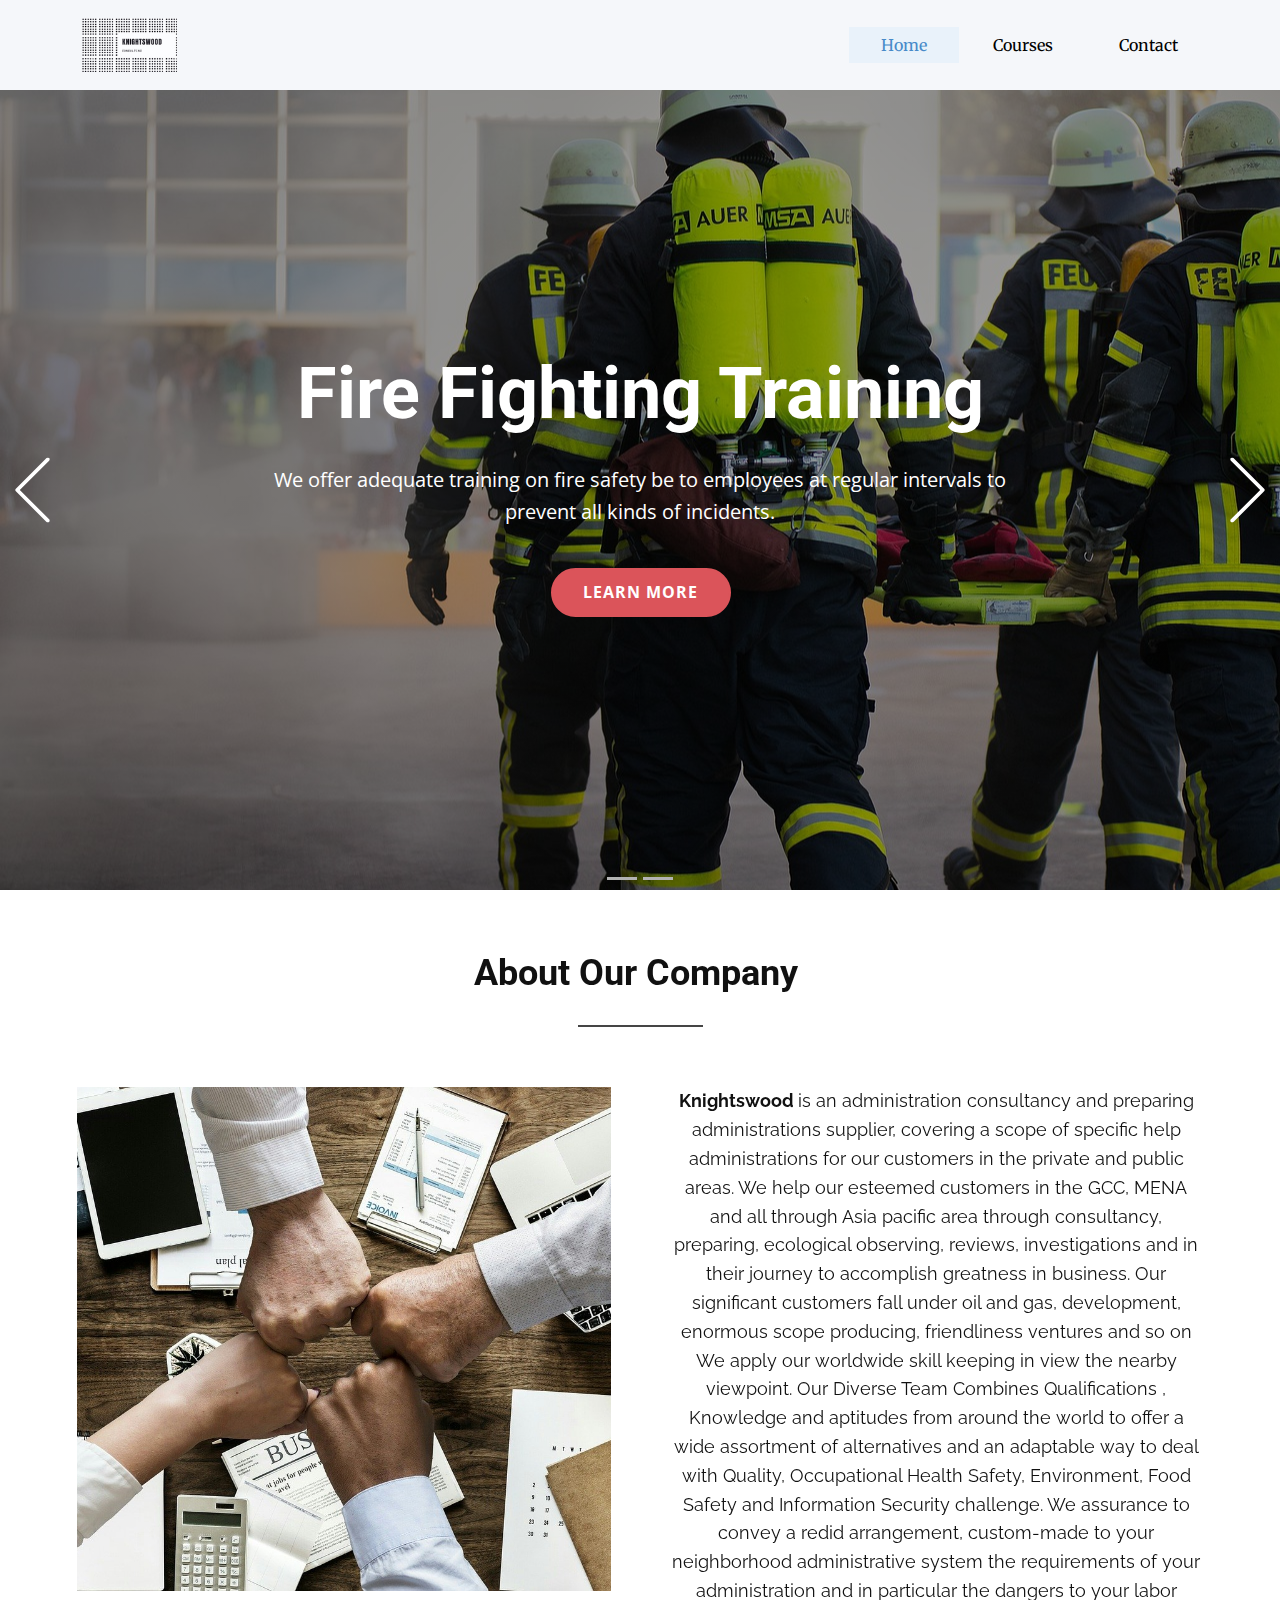
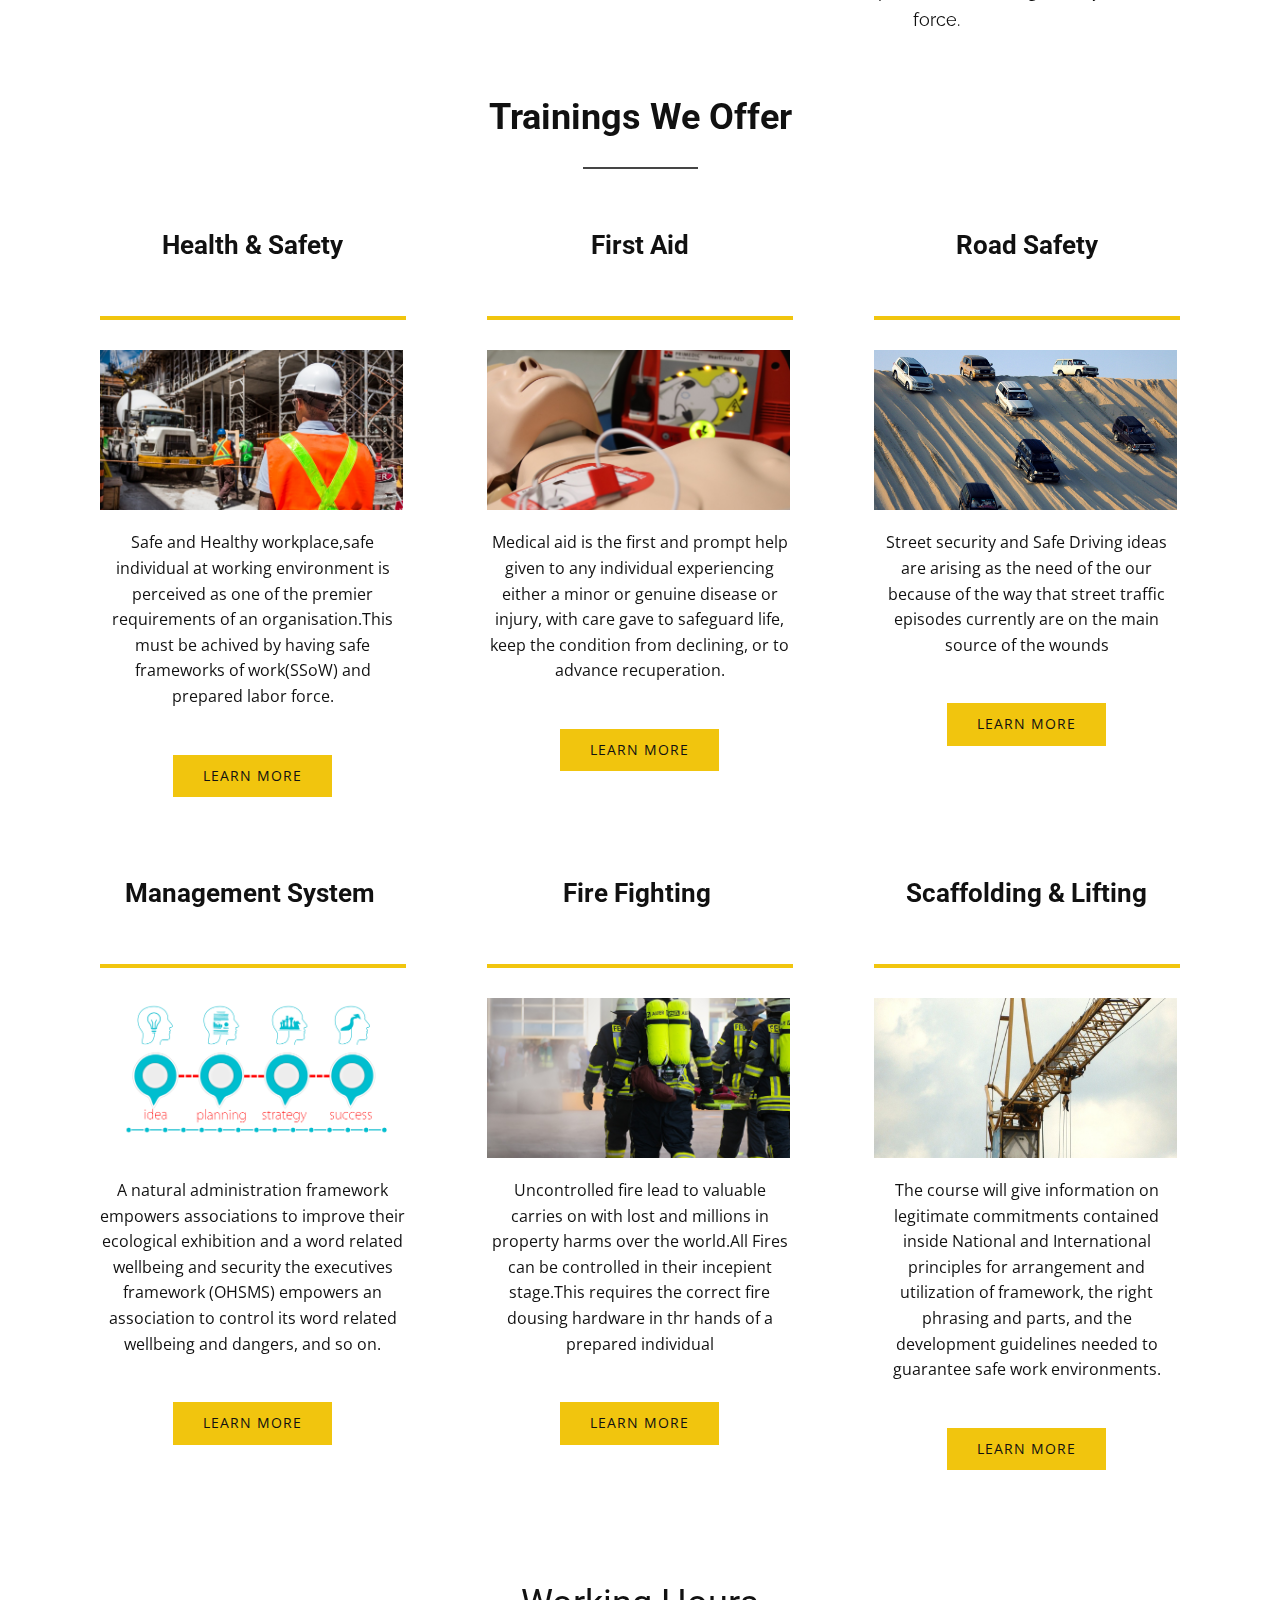
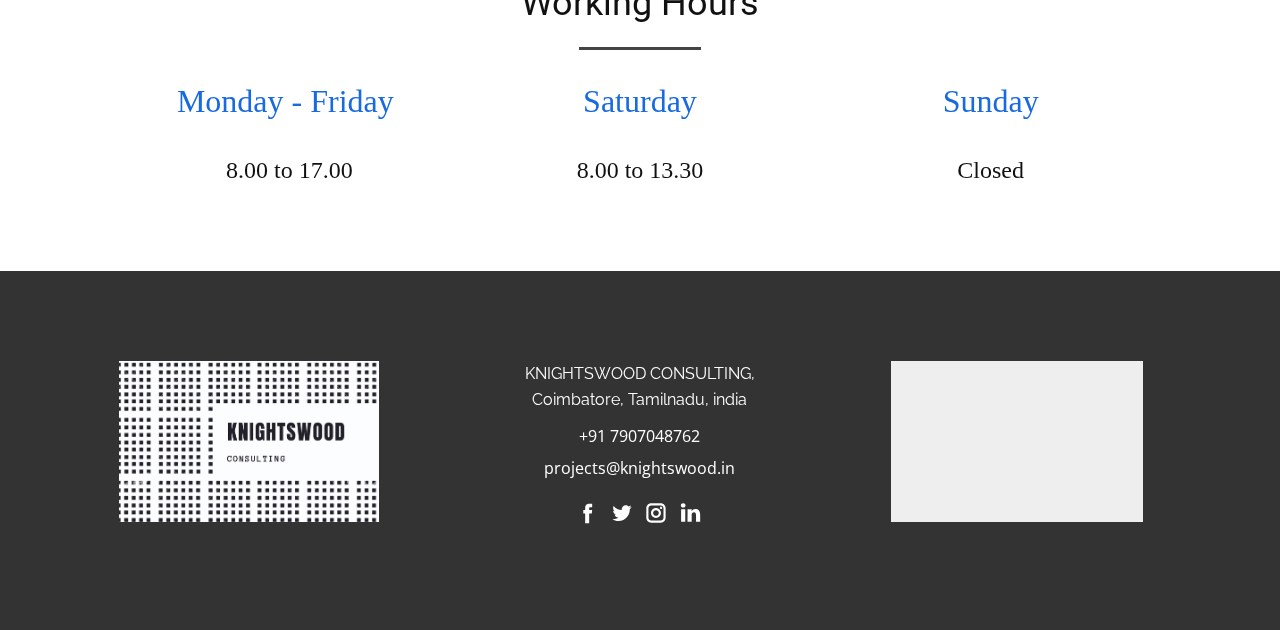
<file: index.html>
<!DOCTYPE html>
<html style="font-size: 16px;">
  <head>
    <meta name="viewport" content="width=device-width, initial-scale=1.0">
    <meta charset="utf-8">
    <meta name="keywords" content="Fire Fighting Training, Defensive Driving Training, About Our Company, Trainings We Offer, Working Hours, Sunday - Thursday&nbsp;​, Saturday, Friday">
    <meta name="description" content="">
    <meta name="page_type" content="np-template-header-footer-from-plugin">
    <title>KNIGHTSWOOD</title>
    <link rel="stylesheet" href="nicepage.css" media="screen">
<link rel="stylesheet" href="index.css" media="screen">
    <script class="u-script" type="text/javascript" src="jquery.js" defer=""></script>
    <script class="u-script" type="text/javascript" src="nicepage.js" defer=""></script>
    <meta name="generator" content="Nicepage 3.0.9, nicepage.com">
    
    
    <link id="u-theme-google-font" rel="stylesheet" href="https://fonts.googleapis.com/css?family=Roboto:100,100i,300,300i,400,400i,500,500i,700,700i,900,900i|Open+Sans:300,300i,400,400i,600,600i,700,700i,800,800i">
    <link id="u-page-google-font" rel="stylesheet" href="https://fonts.googleapis.com/css?family=Raleway:100,100i,200,200i,300,300i,400,400i,500,500i,600,600i,700,700i,800,800i,900,900i|Merriweather:300,300i,400,400i,700,700i,900,990i">
    
    
    
    
    
    <script type="application/ld+json">{
		"@context": "http://schema.org",
		"@type": "Organization",
		"name": "",
		"url": "index.html",
		"logo": "images/logo1.png",
		"sameAs": []
}</script>
    <meta property="og:title" content="index">
    <meta property="og:type" content="website">
    <meta name="theme-color" content="#478ac9">
    <link rel="canonical" href="index.html">
    <meta property="og:url" content="index.html">
  </head>
  <body data-home-page="index.html" data-home-page-title="index" class="u-body"><header class="u-clearfix u-header u-palette-5-light-3 u-header" id="sec-bc02"><div class="u-clearfix u-sheet u-valign-middle u-sheet-1">
        <a href="https://nicepage.com" class="u-image u-logo u-image-1" data-image-width="150" data-image-height="86">
          <img src="images/logo1.png" class="u-logo-image u-logo-image-1" data-image-width="95.2308">
        </a>
        <nav class="u-menu u-menu-dropdown u-offcanvas u-menu-1">
          <div class="menu-collapse u-custom-font u-font-merriweather" style="font-size: 1rem; letter-spacing: 0px;">
            <a class="u-active-palette-1-light-3 u-border-active-palette-1-base u-border-hover-palette-1-light-1 u-border-no-left u-border-no-right u-border-no-top u-button-style u-custom-left-right-menu-spacing u-custom-padding-bottom u-custom-top-bottom-menu-spacing u-hover-grey-15 u-nav-link u-text-active-palette-1-base u-text-black u-text-hover-grey-75" href="#">
              <svg><use xmlns:xlink="http://www.w3.org/1999/xlink" xlink:href="#menu-hamburger"></use></svg>
              <svg version="1.1" xmlns="http://www.w3.org/2000/svg" xmlns:xlink="http://www.w3.org/1999/xlink"><defs><symbol id="menu-hamburger" viewBox="0 0 16 16" style="width: 16px; height: 16px;"><rect y="1" width="16" height="2"></rect><rect y="7" width="16" height="2"></rect><rect y="13" width="16" height="2"></rect>
</symbol>
</defs></svg>
            </a>
          </div>
          <div class="u-custom-menu u-nav-container">
            <ul class="u-custom-font u-font-merriweather u-nav u-spacing-2 u-unstyled u-nav-1"><li class="u-nav-item"><a class="u-active-palette-1-light-3 u-border-active-palette-1-base u-border-hover-palette-1-light-1 u-button-style u-hover-grey-15 u-nav-link u-text-active-palette-1-base u-text-black u-text-hover-grey-75" href="index.html" style="padding: 10px 32px;">Home</a>
</li><li class="u-nav-item"><a class="u-active-palette-1-light-3 u-border-active-palette-1-base u-border-hover-palette-1-light-1 u-button-style u-hover-grey-15 u-nav-link u-text-active-palette-1-base u-text-black u-text-hover-grey-75" href="Courses.html" style="padding: 10px 32px;">Courses</a>
</li><li class="u-nav-item"><a class="u-active-palette-1-light-3 u-border-active-palette-1-base u-border-hover-palette-1-light-1 u-button-style u-hover-grey-15 u-nav-link u-text-active-palette-1-base u-text-black u-text-hover-grey-75" href="Contact.html" style="padding: 10px 32px;">Contact</a>
</li></ul>
          </div>
          <div class="u-custom-menu u-nav-container-collapse">
            <div class="u-black u-container-style u-inner-container-layout u-opacity u-opacity-95 u-sidenav">
              <div class="u-sidenav-overflow">
                <div class="u-menu-close"></div>
                <ul class="u-align-center u-custom-font u-font-merriweather u-nav u-popupmenu-items u-unstyled u-nav-2"><li class="u-nav-item"><a class="u-button-style u-nav-link" href="index.html" style="padding: 10px 32px;">Home</a>
</li><li class="u-nav-item"><a class="u-button-style u-nav-link" href="Courses.html" style="padding: 10px 32px;">Courses</a>
</li><li class="u-nav-item"><a class="u-button-style u-nav-link" href="Contact.html" style="padding: 10px 32px;">Contact</a>
</li></ul>
              </div>
            </div>
            <div class="u-black u-menu-overlay u-opacity u-opacity-70"></div>
          </div>
        </nav>
      </div></header>
    <section id="carousel_bca4" class="u-carousel u-slide u-block-9ef8-1" data-u-ride="carousel" data-interval="5000">
      <ol class="u-absolute-hcenter u-carousel-indicators u-block-9ef8-2">
        <li data-u-target="#carousel_bca4" data-u-slide-to="0" class="u-active u-grey-30"></li>
        <li data-u-target="#carousel_bca4" class="u-grey-30" data-u-slide-to="1"></li>
      </ol>
      <div class="u-carousel-inner" role="listbox">
        <div class="skrollable skrollable-between u-active u-align-center u-carousel-item u-clearfix u-image u-shading u-section-1-1" src="" data-image-width="1280" data-image-height="853">
          <div class="u-clearfix u-sheet u-sheet-1">
            <h1 class="u-text u-text-1">Fire Fighting Training</h1>
            <p class="u-large-text u-text u-text-variant u-text-2">We offer adequate training on fire safety be to employees at regular intervals to prevent all kinds of incidents.</p>
            <div class="u-clearfix u-layout-wrap u-layout-wrap-1">
              <div class="u-layout">
                <div class="u-layout-row">
                  <div class="u-align-center-sm u-align-center-xs u-align-right-lg u-align-right-md u-align-right-xl u-container-style u-layout-cell u-left-cell u-size-60 u-layout-cell-1">
                    <div class="u-container-layout u-valign-bottom u-container-layout-1">
                      <a href="https://nicepage.com/templates" class="u-align-center u-border-2 u-border-palette-2-base u-btn u-btn-round u-button-style u-palette-2-base u-radius-50 u-btn-1">Learn More</a>
                    </div>
                  </div>
                </div>
              </div>
            </div>
          </div>
        </div>
        <div class="skrollable skrollable-between u-align-center u-carousel-item u-clearfix u-image u-shading u-section-1-2" src="" data-image-width="1280" data-image-height="853">
          <div class="u-clearfix u-sheet u-sheet-1">
            <h1 class="u-text u-text-1">Defensive Driving Training</h1>
            <p class="u-large-text u-text u-text-variant u-text-2">Protective driving is a type of preparation for vehicle drivers that makes them aware about the driving guidelines, standard driving practices and the necessary driving mechanics.</p>
            <a href="https://nicepage.com/wordpress-website-builder" class="u-border-2 u-border-palette-2-base u-btn u-btn-round u-button-style u-palette-2-base u-radius-50 u-btn-1">Learn More</a>
          </div>
        </div>
      </div>
      <a class="u-absolute-vcenter u-carousel-control u-carousel-control-prev u-text-body-alt-color u-block-9ef8-3" href="#carousel_bca4" role="button" data-u-slide="prev">
        <span aria-hidden="true">
          <svg viewBox="0 0 477.175 477.175"><path d="M145.188,238.575l215.5-215.5c5.3-5.3,5.3-13.8,0-19.1s-13.8-5.3-19.1,0l-225.1,225.1c-5.3,5.3-5.3,13.8,0,19.1l225.1,225
                    c2.6,2.6,6.1,4,9.5,4s6.9-1.3,9.5-4c5.3-5.3,5.3-13.8,0-19.1L145.188,238.575z"></path></svg>
        </span>
        <span class="sr-only">Previous</span>
      </a>
      <a class="u-absolute-vcenter u-carousel-control u-carousel-control-next u-text-body-alt-color u-block-9ef8-4" href="#carousel_bca4" role="button" data-u-slide="next">
        <span aria-hidden="true">
          <svg viewBox="0 0 477.175 477.175"><path d="M360.731,229.075l-225.1-225.1c-5.3-5.3-13.8-5.3-19.1,0s-5.3,13.8,0,19.1l215.5,215.5l-215.5,215.5
                    c-5.3,5.3-5.3,13.8,0,19.1c2.6,2.6,6.1,4,9.5,4c3.4,0,6.9-1.3,9.5-4l225.1-225.1C365.931,242.875,365.931,234.275,360.731,229.075z"></path></svg>
        </span>
        <span class="sr-only">Next</span>
      </a>
    </section>
    <section class="u-clearfix u-section-2" id="sec-6fca">
      <div class="u-clearfix u-sheet u-valign-middle-sm u-valign-middle-xs u-sheet-1">
        <h2 class="u-text u-text-1">About Our Company</h2>
        <div class="u-border-2 u-border-grey-dark-1 u-line u-line-horizontal u-line-1"></div>
        <div class="u-clearfix u-expanded-width u-gutter-0 u-layout-wrap u-layout-wrap-1">
          <div class="u-layout">
            <div class="u-layout-row">
              <div class="u-align-center-sm u-align-center-xs u-container-style u-expand-resize u-layout-cell u-left-cell u-size-30-xl u-size-59-lg u-size-59-md u-size-59-sm u-size-59-xs u-layout-cell-1">
                <div class="u-container-layout u-valign-top-xl u-container-layout-1">
                  <img class="u-image u-image-1" src="images/55e2d4404350a814f6da8c7dda793678153bdee757596c48732f7dd39648c158b0_1280.jpg" data-image-width="1280" data-image-height="807">
                </div>
              </div>
              <div class="u-align-center u-container-style u-expand-resize u-layout-cell u-right-cell u-size-1-lg u-size-1-md u-size-1-sm u-size-1-xs u-size-30-xl u-layout-cell-2">
                <div class="u-container-layout u-valign-top-xl u-container-layout-2">
                  <p class="u-align-center u-custom-font u-font-raleway u-large-text u-text u-text-variant u-text-2"><b>Knightswood </b>is an administration consultancy and preparing administrations supplier, covering a scope of specific help administrations for our customers in the private and public areas. We help our esteemed customers in the GCC, MENA and all through Asia pacific area through consultancy, preparing, ecological observing, reviews, investigations and in their journey to accomplish greatness in business. Our significant customers fall under oil and gas, development, enormous scope producing, friendliness ventures and so on We apply our worldwide skill keeping in view the nearby viewpoint. Our Diverse Team Combines Qualifications , Knowledge and aptitudes from around the world to offer a wide assortment of alternatives and an adaptable way to deal with Quality, Occupational Health Safety, Environment, Food Safety and Information Security challenge. We assurance to convey a redid arrangement, custom-made to your neighborhood administrative system the requirements of your administration and in particular the dangers to your labor force.
                  </p>
                </div>
              </div>
            </div>
          </div>
        </div>
      </div>
    </section>
    <section class="u-clearfix u-white u-section-3" id="sec-21d0">
      <div class="u-clearfix u-sheet u-sheet-1">
        <h2 class="u-text u-text-1">Trainings We Offer</h2>
        <div class="u-border-2 u-border-grey-dark-1 u-line u-line-horizontal u-line-1"></div>
        <div class="u-expanded-width u-list u-repeater u-list-1">
          <div class="u-container-style u-list-item u-repeater-item u-video-cover u-white">
            <div class="u-container-layout u-similar-container u-container-layout-1">
              <h3 class="u-align-center u-text u-text-2">Health &amp; Safety </h3>
              <div class="u-border-4 u-border-palette-3-base u-expanded-width u-line u-line-horizontal u-line-2"></div>
              <img alt="" class="u-expanded-width-lg u-expanded-width-md u-expanded-width-sm u-expanded-width-xs u-image u-image-default u-image-1" data-image-width="150" data-image-height="99" src="images/54e5d24b4e53ac14f6da8c7dda793678153bdee757596c48732f7dd3954bc35dbe_1280.jpg">
              <p class="u-align-center u-text u-text-default u-text-3">Safe and Healthy workplace,safe individual at working environment is perceived as one of the premier requirements of an organisation.This must be achived by having safe frameworks of work(SSoW) and prepared labor force.</p>
              <a href="" class="u-align-center u-btn u-button-style u-palette-3-base u-btn-1">learn more</a>
            </div>
          </div>
          <div class="u-container-style u-list-item u-repeater-item u-video-cover u-white u-list-item-2">
            <div class="u-container-layout u-similar-container u-container-layout-2">
              <h3 class="u-align-center u-text u-text-4">First Aid</h3>
              <div class="u-border-4 u-border-palette-3-base u-expanded-width u-line u-line-horizontal u-line-3"></div>
              <img alt="" class="u-expanded-width-lg u-expanded-width-md u-expanded-width-sm u-expanded-width-xs u-image u-image-default u-image-2" data-image-width="1280" data-image-height="853" src="images/52e0dd4a4f5ba514f6da8c7dda793678153bdee757596c48732f7dd3954bc351be_1280.jpg">
              <p class="u-align-center u-text u-text-default u-text-5">Medical aid is the first and prompt help given to any individual experiencing either a minor or genuine disease or injury, with care gave to safeguard life, keep the condition from declining, or to advance recuperation.</p>
              <a href="" class="u-align-center u-btn u-button-style u-palette-3-base u-btn-2">learn more</a>
            </div>
          </div>
          <div class="u-container-style u-list-item u-repeater-item u-video-cover u-white u-list-item-3">
            <div class="u-container-layout u-similar-container u-container-layout-3">
              <h3 class="u-align-center u-text u-text-6">Road Safety</h3>
              <div class="u-border-4 u-border-palette-3-base u-expanded-width u-line u-line-horizontal u-line-4"></div>
              <img alt="" class="u-expanded-width-lg u-expanded-width-md u-expanded-width-sm u-expanded-width-xs u-image u-image-default u-image-3" data-image-width="150" data-image-height="117" src="images/309035320-0.jpeg">
              <p class="u-align-center u-text u-text-default u-text-7">Street security and Safe Driving ideas are arising as the need of the our because of the way that street traffic episodes currently are on the main source of the wounds</p>
              <a href="" class="u-align-center u-btn u-button-style u-palette-3-base u-btn-3">learn more</a>
            </div>
          </div>
          <div class="u-container-style u-list-item u-repeater-item u-video-cover u-white u-list-item-4">
            <div class="u-container-layout u-similar-container u-container-layout-4">
              <h3 class="u-align-center u-text u-text-8">Management System&nbsp;</h3>
              <div class="u-border-4 u-border-palette-3-base u-expanded-width u-line u-line-horizontal u-line-5"></div>
              <img alt="" class="u-expanded-width-lg u-expanded-width-md u-expanded-width-sm u-expanded-width-xs u-image u-image-default u-image-4" data-image-width="150" data-image-height="99" src="images/55e1dd4a4d5bab14f6da8c7dda793678153bdee757596c48732f7dd3954ac659b1_1280.png">
              <p class="u-align-center u-text u-text-default u-text-9">A natural administration framework empowers associations to improve their ecological exhibition and a word related wellbeing and security the executives framework (OHSMS) empowers an association to control its word related wellbeing and dangers, and so on.</p>
              <a href="" class="u-align-center u-btn u-button-style u-palette-3-base u-btn-4">learn more</a>
            </div>
          </div>
          <div class="u-container-style u-list-item u-repeater-item u-video-cover u-white u-list-item-5">
            <div class="u-container-layout u-similar-container u-container-layout-5">
              <h3 class="u-align-center u-text u-text-10">Fire Fighting&nbsp;</h3>
              <div class="u-border-4 u-border-palette-3-base u-expanded-width u-line u-line-horizontal u-line-6"></div>
              <img alt="" class="u-expanded-width-lg u-expanded-width-md u-expanded-width-sm u-expanded-width-xs u-image u-image-default u-image-5" data-image-width="1280" data-image-height="853" src="images/52e4dc464e5aa414f6da8c7dda793678153bdee757596c48732f7dd3954bc35abf_1280.jpg">
              <p class="u-align-center u-text u-text-default u-text-11">Uncontrolled fire lead to valuable carries on with lost and millions in property harms over the world.All Fires can be controlled in their incepient stage.This requires the correct fire dousing hardware in thr hands of a prepared individual</p>
              <a href="" class="u-align-center u-btn u-button-style u-palette-3-base u-btn-5">learn more</a>
            </div>
          </div>
          <div class="u-container-style u-list-item u-repeater-item u-video-cover u-white u-list-item-6">
            <div class="u-container-layout u-similar-container u-container-layout-6">
              <h3 class="u-align-center u-text u-text-12">Scaffolding &amp; Lifting</h3>
              <div class="u-border-4 u-border-palette-3-base u-expanded-width u-line u-line-horizontal u-line-7"></div>
              <img alt="" class="u-expanded-width-lg u-expanded-width-md u-expanded-width-sm u-expanded-width-xs u-image u-image-default u-image-6" data-image-width="960" data-image-height="1280" src="images/5fe9d1404852b108f5d084609629317e113fdce15b4c704f75297cd69049c75e_1280.jpg">
              <p class="u-align-center u-text u-text-default u-text-13">The course will give information on legitimate commitments contained inside National and International principles for arrangement and utilization of framework, the right phrasing and parts, and the development guidelines needed to guarantee safe work environments.</p>
              <a href="" class="u-align-center u-btn u-button-style u-palette-3-base u-btn-6">learn more</a>
            </div>
          </div>
        </div>
      </div>
    </section>
    <section class="u-clearfix u-valign-middle-md u-white u-section-4" id="carousel_5b48">
      <div class="u-clearfix u-sheet u-valign-middle-xl u-sheet-1">
        <h2 class="u-text u-text-default u-text-1">Working Hours</h2>
        <div class="u-border-3 u-border-grey-dark-1 u-line u-line-horizontal u-line-1"></div>
        <div class="u-expanded-width-lg u-expanded-width-md u-expanded-width-sm u-expanded-width-xs u-list u-repeater u-list-1">
          <div class="u-container-style u-list-item u-repeater-item u-white u-list-item-1">
            <div class="u-container-layout u-similar-container u-container-layout-1">
              <h2 class="u-align-center u-custom-font u-font-georgia u-text u-text-custom-color-1 u-text-2">Monday - Friday&nbsp; </h2>
              <p class="u-align-center u-custom-font u-font-georgia u-text u-text-3">8.00 to 17.00</p>
            </div>
          </div>
          <div class="u-container-style u-list-item u-repeater-item u-white">
            <div class="u-container-layout u-similar-container u-container-layout-2">
              <h2 class="u-align-center u-custom-font u-font-georgia u-text u-text-custom-color-1 u-text-4">Saturday</h2>
              <p class="u-align-center u-custom-font u-font-georgia u-text u-text-5">8.00 to 13.30</p>
            </div>
          </div>
          <div class="u-container-style u-list-item u-repeater-item u-white">
            <div class="u-container-layout u-similar-container u-container-layout-3">
              <h2 class="u-align-center u-custom-font u-font-georgia u-text u-text-custom-color-1 u-text-6">Sunday</h2>
              <p class="u-align-center u-custom-font u-font-georgia u-text u-text-7">Closed</p>
            </div>
          </div>
        </div>
      </div>
    </section>
    
    
    <footer class="u-clearfix u-footer u-grey-80" id="sec-cf75"><div class="u-clearfix u-sheet u-valign-middle-lg u-valign-middle-xl u-sheet-1">
        <div class="u-clearfix u-expanded-width u-gutter-34 u-layout-wrap u-layout-wrap-1">
          <div class="u-gutter-0 u-layout">
            <div class="u-layout-row">
              <div class="u-container-style u-layout-cell u-size-18-md u-size-18-sm u-size-18-xs u-size-20-lg u-size-20-xl u-layout-cell-1">
                <div class="u-container-layout u-valign-middle-xs u-container-layout-1">
                  <img class="u-expand-resize u-expanded-width-xs u-image u-image-1" src="images/logo2.png">
                </div>
              </div>
              <div class="u-align-center-sm u-align-center-xs u-container-style u-layout-cell u-size-20-lg u-size-20-xl u-size-21-md u-size-21-sm u-size-21-xs u-layout-cell-2">
                <div class="u-container-layout u-valign-top-md u-valign-top-sm u-valign-top-xs u-container-layout-2">
                  <p class="u-align-center-lg u-align-center-md u-align-center-xl u-custom-font u-font-raleway u-text u-text-1">KNIGHTSWOOD CONSULTING,<br>Coimbatore, Tamilnadu, india
                  </p>
                  <a href="tel:+91 422 240 1291" class="u-active-none u-btn u-button-style u-hover-none u-none u-text-white u-btn-1">+91 7907048762</a>
                  <a href="mailto:projects@knightswood.in" class="u-btn u-button-style u-none u-text-white u-btn-2">projects@knightswood.in</a>
                  <div class="u-social-icons u-spacing-10 u-social-icons-1">
                    <a class="u-social-url" target="_blank" href=""><span class="u-icon u-icon-circle u-social-facebook u-social-type-logo u-icon-1"><svg class="u-svg-link" preserveAspectRatio="xMidYMin slice" viewBox="0 0 112 112" style=""><use xmlns:xlink="http://www.w3.org/1999/xlink" xlink:href="#svg-7787"></use></svg><svg xmlns="http://www.w3.org/2000/svg" xmlns:xlink="http://www.w3.org/1999/xlink" version="1.1" xml:space="preserve" class="u-svg-content" viewBox="0 0 112 112" x="0px" y="0px" id="svg-7787"><path d="M75.5,28.8H65.4c-1.5,0-4,0.9-4,4.3v9.4h13.9l-1.5,15.8H61.4v45.1H42.8V58.3h-8.8V42.4h8.8V32.2 c0-7.4,3.4-18.8,18.8-18.8h13.8v15.4H75.5z"></path></svg></span>
                    </a>
                    <a class="u-social-url" target="_blank" href=""><span class="u-icon u-icon-circle u-social-twitter u-social-type-logo u-icon-2"><svg class="u-svg-link" preserveAspectRatio="xMidYMin slice" viewBox="0 0 112 112" style=""><use xmlns:xlink="http://www.w3.org/1999/xlink" xlink:href="#svg-55c5"></use></svg><svg xmlns="http://www.w3.org/2000/svg" xmlns:xlink="http://www.w3.org/1999/xlink" version="1.1" xml:space="preserve" class="u-svg-content" viewBox="0 0 112 112" x="0px" y="0px" id="svg-55c5"><path d="M92.2,38.2c0,0.8,0,1.6,0,2.3c0,24.3-18.6,52.4-52.6,52.4c-10.6,0.1-20.2-2.9-28.5-8.2 c1.4,0.2,2.9,0.2,4.4,0.2c8.7,0,16.7-2.9,23-7.9c-8.1-0.2-14.9-5.5-17.3-12.8c1.1,0.2,2.4,0.2,3.4,0.2c1.6,0,3.3-0.2,4.8-0.7 c-8.4-1.6-14.9-9.2-14.9-18c0-0.2,0-0.2,0-0.2c2.5,1.4,5.4,2.2,8.4,2.3c-5-3.3-8.3-8.9-8.3-15.4c0-3.4,1-6.5,2.5-9.2 c9.1,11.1,22.7,18.5,38,19.2c-0.2-1.4-0.4-2.8-0.4-4.3c0.1-10,8.3-18.2,18.5-18.2c5.4,0,10.1,2.2,13.5,5.7c4.3-0.8,8.1-2.3,11.7-4.5 c-1.4,4.3-4.3,7.9-8.1,10.1c3.7-0.4,7.3-1.4,10.6-2.9C98.9,32.3,95.7,35.5,92.2,38.2z"></path></svg></span>
                    </a>
                    <a class="u-social-url" target="_blank" href=""><span class="u-icon u-icon-circle u-social-instagram u-social-type-logo u-icon-3"><svg class="u-svg-link" preserveAspectRatio="xMidYMin slice" viewBox="0 0 112 112" style=""><use xmlns:xlink="http://www.w3.org/1999/xlink" xlink:href="#svg-3997"></use></svg><svg xmlns="http://www.w3.org/2000/svg" xmlns:xlink="http://www.w3.org/1999/xlink" version="1.1" xml:space="preserve" class="u-svg-content" viewBox="0 0 112 112" x="0px" y="0px" id="svg-3997"><path d="M55.9,32.9c-12.8,0-23.2,10.4-23.2,23.2s10.4,23.2,23.2,23.2s23.2-10.4,23.2-23.2S68.7,32.9,55.9,32.9z M55.9,69.4c-7.4,0-13.3-6-13.3-13.3c-0.1-7.4,6-13.3,13.3-13.3s13.3,6,13.3,13.3C69.3,63.5,63.3,69.4,55.9,69.4z"></path><path d="M79.7,26.8c-3,0-5.4,2.5-5.4,5.4s2.5,5.4,5.4,5.4c3,0,5.4-2.5,5.4-5.4S82.7,26.8,79.7,26.8z"></path><path d="M78.2,11H33.5C21,11,10.8,21.3,10.8,33.7v44.7c0,12.6,10.2,22.8,22.7,22.8h44.7c12.6,0,22.7-10.2,22.7-22.7 V33.7C100.8,21.1,90.6,11,78.2,11z M91,78.4c0,7.1-5.8,12.8-12.8,12.8H33.5c-7.1,0-12.8-5.8-12.8-12.8V33.7 c0-7.1,5.8-12.8,12.8-12.8h44.7c7.1,0,12.8,5.8,12.8,12.8V78.4z"></path></svg></span>
                    </a>
                    <a class="u-social-url" target="_blank" href=""><span class="u-icon u-icon-circle u-social-linkedin u-social-type-logo u-icon-4"><svg class="u-svg-link" preserveAspectRatio="xMidYMin slice" viewBox="0 0 112 112" style=""><use xmlns:xlink="http://www.w3.org/1999/xlink" xlink:href="#svg-e65d"></use></svg><svg xmlns="http://www.w3.org/2000/svg" xmlns:xlink="http://www.w3.org/1999/xlink" version="1.1" xml:space="preserve" class="u-svg-content" viewBox="0 0 112 112" x="0px" y="0px" id="svg-e65d"><path d="M33.8,96.8H14.5v-58h19.3V96.8z M24.1,30.9L24.1,30.9c-6.6,0-10.8-4.5-10.8-10.1c0-5.8,4.3-10.1,10.9-10.1 S34.9,15,35.1,20.8C35.1,26.4,30.8,30.9,24.1,30.9z M103.3,96.8H84.1v-31c0-7.8-2.7-13.1-9.8-13.1c-5.3,0-8.5,3.6-9.9,7.1 c-0.6,1.3-0.6,3-0.6,4.8V97H44.5c0,0,0.3-52.6,0-58h19.3v8.2c2.6-3.9,7.2-9.6,17.4-9.6c12.7,0,22.2,8.4,22.2,26.1V96.8z"></path></svg></span>
                    </a>
                  </div>
                </div>
              </div>
              <div class="u-align-center-sm u-align-center-xs u-align-left-md u-align-right-lg u-align-right-xl u-container-style u-layout-cell u-right-cell u-size-20-lg u-size-20-xl u-size-21-md u-size-21-sm u-size-21-xs u-layout-cell-3">
                <div class="u-container-layout u-valign-top-xs u-container-layout-3">
                  <div class="u-expanded-width-lg u-expanded-width-md u-expanded-width-xs u-grey-light-2 u-map u-map-1">
                    <div class="embed-responsive">
                      <iframe class="embed-responsive-item" src="//maps.google.com/maps?output=embed&amp;q=No%20477%20Kanuvai%2C%20Thadagam%20Main%20Rd%2C%20Somayampalayam%2C%20Tamil%20Nadu%20641108&amp;z=10&amp;t=m" data-map="[base64]"></iframe>
                    </div>
                  </div>
                </div>
              </div>
            </div>
          </div>
        </div>
      </div></footer>
  </body>
</html>
</file>
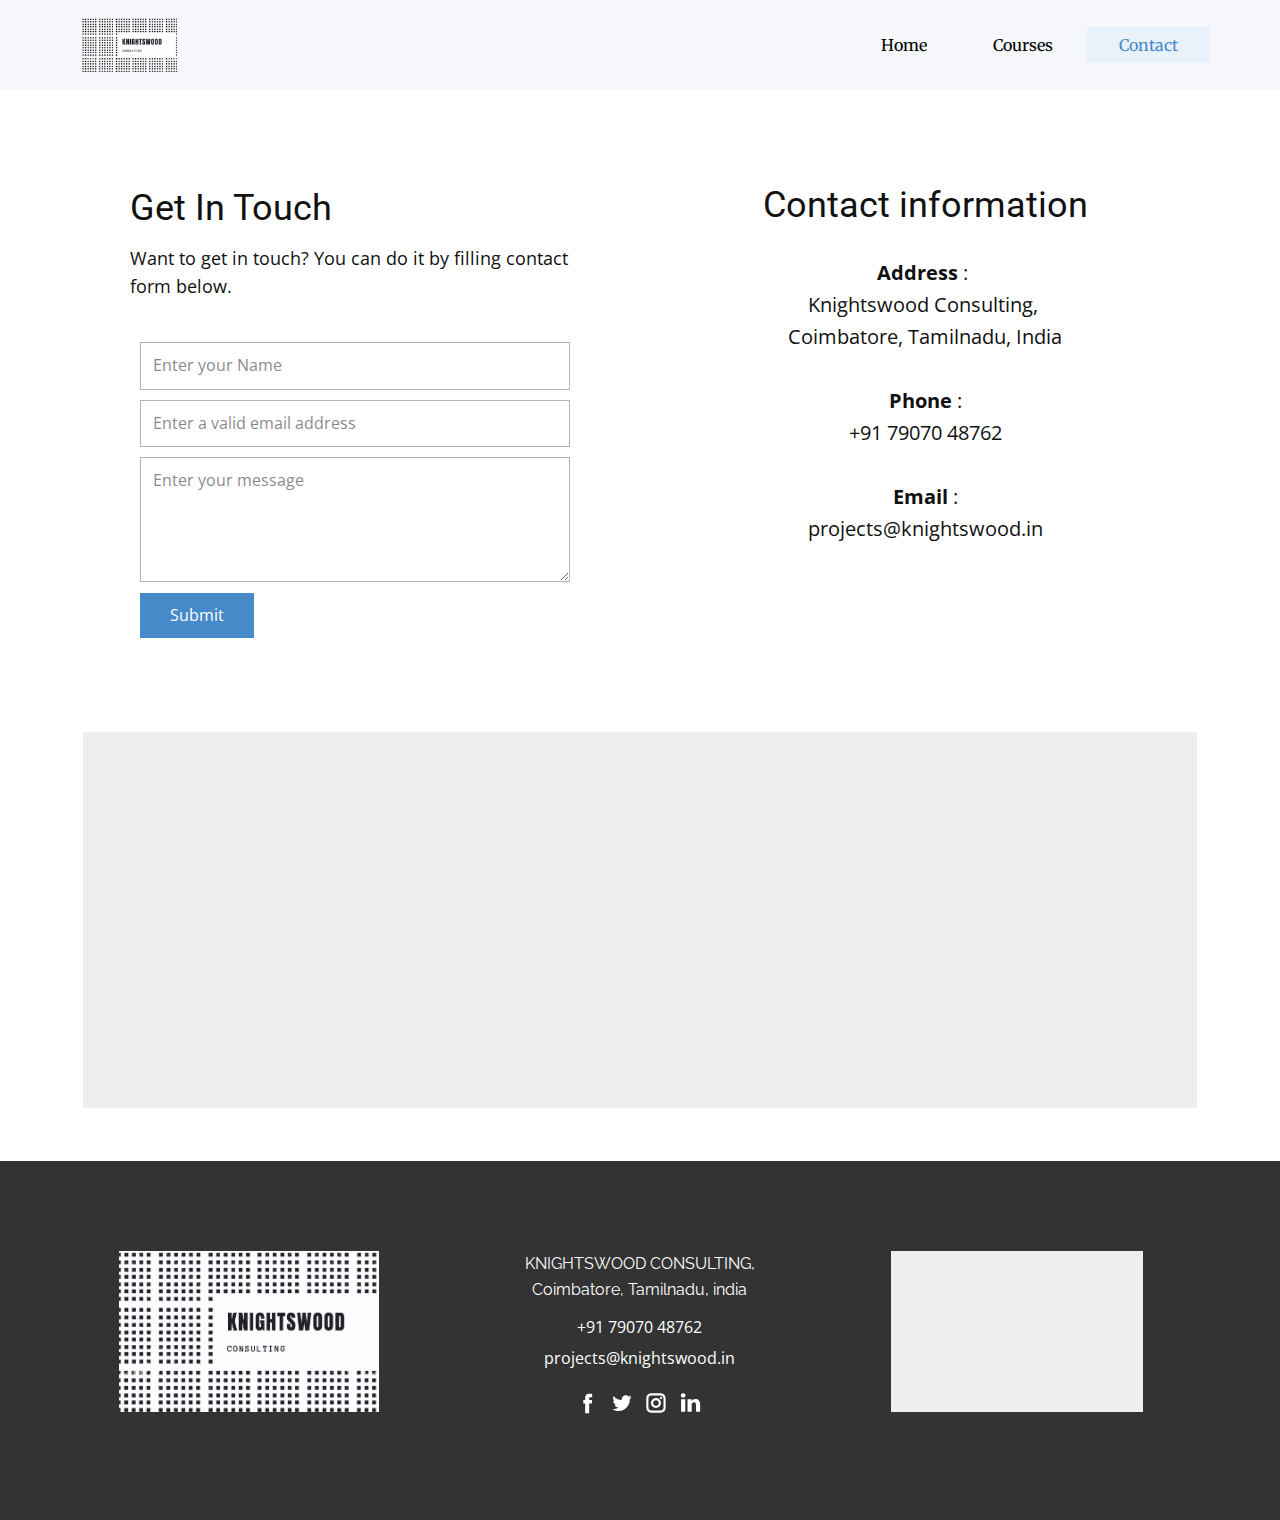
<file: Contact.html>
<!DOCTYPE html>
<html style="font-size: 16px;">
  <head>
    <meta name="viewport" content="width=device-width, initial-scale=1.0">
    <meta charset="utf-8">
    <meta name="keywords" content="Contact information, Contact Us, Contact, Fire Fighting">
    <meta name="description" content="">
    <meta name="page_type" content="np-template-header-footer-from-plugin">
    <title>KNIGHTSWOOD</title>
    <link rel="stylesheet" href="nicepage.css" media="screen">
<link rel="stylesheet" href="Contact.css" media="screen">
    <script class="u-script" type="text/javascript" src="jquery.js" defer=""></script>
    <script class="u-script" type="text/javascript" src="nicepage.js" defer=""></script>
    <meta name="generator" content="Nicepage 3.0.9, nicepage.com">
    <link id="u-theme-google-font" rel="stylesheet" href="https://fonts.googleapis.com/css?family=Roboto:100,100i,300,300i,400,400i,500,500i,700,700i,900,900i|Open+Sans:300,300i,400,400i,600,600i,700,700i,800,800i">
    <link id="u-page-google-font" rel="stylesheet" href="https://fonts.googleapis.com/css?family=Merriweather:300,300i,400,400i,700,700i,900,990i|Raleway:100,100i,200,200i,300,300i,400,400i,500,500i,600,600i,700,700i,800,800i,900,900i">
    
    
    <script type="application/ld+json">{
		"@context": "http://schema.org",
		"@type": "Organization",
		"name": "",
		"url": "index.html",
		"logo": "images/logo1.png",
		"sameAs": []
}</script>
    <meta property="og:title" content="Contact">
    <meta property="og:type" content="website">
    <meta name="theme-color" content="#478ac9">
    <link rel="canonical" href="index.html">
    <meta property="og:url" content="index.html">
  </head>
  <body class="u-body"><header class="u-clearfix u-header u-palette-5-light-3 u-header" id="sec-bc02"><div class="u-clearfix u-sheet u-valign-middle u-sheet-1">
        <a href="https://nicepage.com" class="u-image u-logo u-image-1" data-image-width="150" data-image-height="86">
          <img src="images/logo1.png" class="u-logo-image u-logo-image-1" data-image-width="95.2308">
        </a>
        <nav class="u-menu u-menu-dropdown u-offcanvas u-menu-1">
          <div class="menu-collapse u-custom-font u-font-merriweather" style="font-size: 1rem; letter-spacing: 0px;">
            <a class="u-active-palette-1-light-3 u-border-active-palette-1-base u-border-hover-palette-1-light-1 u-border-no-left u-border-no-right u-border-no-top u-button-style u-custom-left-right-menu-spacing u-custom-padding-bottom u-custom-top-bottom-menu-spacing u-hover-grey-15 u-nav-link u-text-active-palette-1-base u-text-black u-text-hover-grey-75" href="#">
              <svg><use xmlns:xlink="http://www.w3.org/1999/xlink" xlink:href="#menu-hamburger"></use></svg>
              <svg version="1.1" xmlns="http://www.w3.org/2000/svg" xmlns:xlink="http://www.w3.org/1999/xlink"><defs><symbol id="menu-hamburger" viewBox="0 0 16 16" style="width: 16px; height: 16px;"><rect y="1" width="16" height="2"></rect><rect y="7" width="16" height="2"></rect><rect y="13" width="16" height="2"></rect>
</symbol>
</defs></svg>
            </a>
          </div>
          <div class="u-custom-menu u-nav-container">
            <ul class="u-custom-font u-font-merriweather u-nav u-spacing-2 u-unstyled u-nav-1"><li class="u-nav-item"><a class="u-active-palette-1-light-3 u-border-active-palette-1-base u-border-hover-palette-1-light-1 u-button-style u-hover-grey-15 u-nav-link u-text-active-palette-1-base u-text-black u-text-hover-grey-75" href="index.html" style="padding: 10px 32px;">Home</a>
</li><li class="u-nav-item"><a class="u-active-palette-1-light-3 u-border-active-palette-1-base u-border-hover-palette-1-light-1 u-button-style u-hover-grey-15 u-nav-link u-text-active-palette-1-base u-text-black u-text-hover-grey-75" href="Courses.html" style="padding: 10px 32px;">Courses</a>
</li><li class="u-nav-item"><a class="u-active-palette-1-light-3 u-border-active-palette-1-base u-border-hover-palette-1-light-1 u-button-style u-hover-grey-15 u-nav-link u-text-active-palette-1-base u-text-black u-text-hover-grey-75" href="Contact.html" style="padding: 10px 32px;">Contact</a>
</li></ul>
          </div>
          <div class="u-custom-menu u-nav-container-collapse">
            <div class="u-black u-container-style u-inner-container-layout u-opacity u-opacity-95 u-sidenav">
              <div class="u-sidenav-overflow">
                <div class="u-menu-close"></div>
                <ul class="u-align-center u-custom-font u-font-merriweather u-nav u-popupmenu-items u-unstyled u-nav-2"><li class="u-nav-item"><a class="u-button-style u-nav-link" href="index.html" style="padding: 10px 32px;">Home</a>
</li><li class="u-nav-item"><a class="u-button-style u-nav-link" href="Courses.html" style="padding: 10px 32px;">Courses</a>
</li><li class="u-nav-item"><a class="u-button-style u-nav-link" href="Contact.html" style="padding: 10px 32px;">Contact</a>
</li></ul>
              </div>
            </div>
            <div class="u-black u-menu-overlay u-opacity u-opacity-70"></div>
          </div>
        </nav>
      </div></header>
    <section class="u-clearfix u-section-1" id="sec-8176">
      <div class="u-clearfix u-sheet u-sheet-1">
        <div class="u-clearfix u-expanded-width u-gutter-0 u-layout-wrap u-layout-wrap-1">
          <div class="u-layout" style="">
            <div class="u-layout-row" style="">
              <div class="u-align-left u-container-style u-layout-cell u-left-cell u-size-30 u-size-xs-60 u-layout-cell-1" src="">
                <div class="u-container-layout u-container-layout-1" src="">
                  <h3 class="u-text u-text-default u-text-1">Get In Touch</h3>
                  <p class="u-text u-text-default u-text-2">Want to get in touch? You can do it by filling contact form below. </p>
                  <div class="u-expanded-width u-form u-form-1">
                    <form action="#" method="POST" class="u-clearfix u-form-spacing-10 u-form-vertical u-inner-form" style="padding: 10px" source="custom" name="form">
                      <div class="u-form-group u-form-name">
                        <label for="name-6470" class="u-form-control-hidden u-label">Name</label>
                        <input type="text" placeholder="Enter your Name" id="name-6470" name="name" class="u-border-1 u-border-grey-30 u-input u-input-rectangle u-white" required="">
                      </div>
                      <div class="u-form-email u-form-group">
                        <label for="email-6470" class="u-form-control-hidden u-label">Email</label>
                        <input type="email" placeholder="Enter a valid email address" id="email-6470" name="email" class="u-border-1 u-border-grey-30 u-input u-input-rectangle u-white" required="">
                      </div>
                      <div class="u-form-group u-form-message">
                        <label for="message-6470" class="u-form-control-hidden u-label">Message</label>
                        <textarea placeholder="Enter your message" rows="4" cols="50" id="message-6470" name="message" class="u-border-1 u-border-grey-30 u-input u-input-rectangle u-white" required=""></textarea>
                      </div>
                      <div class="u-align-left u-form-group u-form-submit">
                        <a href="#" class="u-btn u-btn-submit u-button-style u-btn-1">Submit</a>
                        <input type="submit" value="submit" class="u-form-control-hidden">
                      </div>
                      <div class="u-form-send-message u-form-send-success"> Thank you! Your message has been sent. </div>
                      <div class="u-form-send-error u-form-send-message"> Unable to send your message. Please fix errors then try again. </div>
                      <input type="hidden" value="" name="recaptchaResponse">
                    </form>
                  </div>
                </div>
              </div>
              <div class="u-align-left u-container-style u-layout-cell u-right-cell u-size-30 u-size-xs-60 u-white u-layout-cell-2">
                <div class="u-container-layout u-container-layout-2">
                  <h2 class="u-align-center-lg u-align-center-md u-align-center-xl u-text u-text-3">Contact information</h2>
                  <p class="u-align-center-lg u-align-center-md u-align-center-xl u-text u-text-4"><b>Address </b>:&nbsp;<br>Knightswood Consulting,&nbsp;<br>Coimbatore, Tamilnadu, India<br>
                    <br><b>Phone </b>:<br>+91 79070 48762 <br>
                    <br><b>Email </b>:<br>projects@knightswood.in
                  </p>
                </div>
              </div>
            </div>
          </div>
        </div>
        <div class="u-expanded-width-xs u-grey-light-2 u-map u-map-1">
          <div class="embed-responsive">
            <iframe class="embed-responsive-item" src="//maps.google.com/maps?output=embed&amp;q=No%20477%20Kanuvai%2C%20Thadagam%20Main%20Rd%2C%20Somayampalayam%2C%20Tamil%20Nadu%20641108&amp;z=10&amp;t=m" data-map="[base64]"></iframe>
          </div>
        </div>
      </div>
    </section>
    
    
    <footer class="u-clearfix u-footer u-grey-80" id="sec-cf75"><div class="u-clearfix u-sheet u-valign-middle-lg u-valign-middle-xl u-sheet-1">
        <div class="u-clearfix u-expanded-width u-gutter-34 u-layout-wrap u-layout-wrap-1">
          <div class="u-gutter-0 u-layout">
            <div class="u-layout-row">
              <div class="u-container-style u-layout-cell u-size-18-md u-size-18-sm u-size-18-xs u-size-20-lg u-size-20-xl u-layout-cell-1">
                <div class="u-container-layout u-valign-middle-xs u-container-layout-1">
                  <img class="u-expand-resize u-expanded-width-xs u-image u-image-1" src="images/logo2.png">
                </div>
              </div>
              <div class="u-align-center-sm u-align-center-xs u-container-style u-layout-cell u-size-20-lg u-size-20-xl u-size-21-md u-size-21-sm u-size-21-xs u-layout-cell-2">
                <div class="u-container-layout u-valign-top-md u-valign-top-sm u-valign-top-xs u-container-layout-2">
                  <p class="u-align-center-lg u-align-center-md u-align-center-xl u-custom-font u-font-raleway u-text u-text-1">KNIGHTSWOOD CONSULTING,<br>Coimbatore, Tamilnadu, india
                  </p>
                  <a href="tel:+91 422 240 1291" class="u-active-none u-btn u-button-style u-hover-none u-none u-text-white u-btn-1">+91 79070 48762 </a>
                  <a href="mailto:projects@knightswood.in" class="u-btn u-button-style u-none u-text-white u-btn-2">projects@knightswood.in</a>
                  <div class="u-social-icons u-spacing-10 u-social-icons-1">
                    <a class="u-social-url" target="_blank" href=""><span class="u-icon u-icon-circle u-social-facebook u-social-type-logo u-icon-1"><svg class="u-svg-link" preserveAspectRatio="xMidYMin slice" viewBox="0 0 112 112" style=""><use xmlns:xlink="http://www.w3.org/1999/xlink" xlink:href="#svg-7787"></use></svg><svg xmlns="http://www.w3.org/2000/svg" xmlns:xlink="http://www.w3.org/1999/xlink" version="1.1" xml:space="preserve" class="u-svg-content" viewBox="0 0 112 112" x="0px" y="0px" id="svg-7787"><path d="M75.5,28.8H65.4c-1.5,0-4,0.9-4,4.3v9.4h13.9l-1.5,15.8H61.4v45.1H42.8V58.3h-8.8V42.4h8.8V32.2 c0-7.4,3.4-18.8,18.8-18.8h13.8v15.4H75.5z"></path></svg></span>
                    </a>
                    <a class="u-social-url" target="_blank" href=""><span class="u-icon u-icon-circle u-social-twitter u-social-type-logo u-icon-2"><svg class="u-svg-link" preserveAspectRatio="xMidYMin slice" viewBox="0 0 112 112" style=""><use xmlns:xlink="http://www.w3.org/1999/xlink" xlink:href="#svg-55c5"></use></svg><svg xmlns="http://www.w3.org/2000/svg" xmlns:xlink="http://www.w3.org/1999/xlink" version="1.1" xml:space="preserve" class="u-svg-content" viewBox="0 0 112 112" x="0px" y="0px" id="svg-55c5"><path d="M92.2,38.2c0,0.8,0,1.6,0,2.3c0,24.3-18.6,52.4-52.6,52.4c-10.6,0.1-20.2-2.9-28.5-8.2 c1.4,0.2,2.9,0.2,4.4,0.2c8.7,0,16.7-2.9,23-7.9c-8.1-0.2-14.9-5.5-17.3-12.8c1.1,0.2,2.4,0.2,3.4,0.2c1.6,0,3.3-0.2,4.8-0.7 c-8.4-1.6-14.9-9.2-14.9-18c0-0.2,0-0.2,0-0.2c2.5,1.4,5.4,2.2,8.4,2.3c-5-3.3-8.3-8.9-8.3-15.4c0-3.4,1-6.5,2.5-9.2 c9.1,11.1,22.7,18.5,38,19.2c-0.2-1.4-0.4-2.8-0.4-4.3c0.1-10,8.3-18.2,18.5-18.2c5.4,0,10.1,2.2,13.5,5.7c4.3-0.8,8.1-2.3,11.7-4.5 c-1.4,4.3-4.3,7.9-8.1,10.1c3.7-0.4,7.3-1.4,10.6-2.9C98.9,32.3,95.7,35.5,92.2,38.2z"></path></svg></span>
                    </a>
                    <a class="u-social-url" target="_blank" href=""><span class="u-icon u-icon-circle u-social-instagram u-social-type-logo u-icon-3"><svg class="u-svg-link" preserveAspectRatio="xMidYMin slice" viewBox="0 0 112 112" style=""><use xmlns:xlink="http://www.w3.org/1999/xlink" xlink:href="#svg-3997"></use></svg><svg xmlns="http://www.w3.org/2000/svg" xmlns:xlink="http://www.w3.org/1999/xlink" version="1.1" xml:space="preserve" class="u-svg-content" viewBox="0 0 112 112" x="0px" y="0px" id="svg-3997"><path d="M55.9,32.9c-12.8,0-23.2,10.4-23.2,23.2s10.4,23.2,23.2,23.2s23.2-10.4,23.2-23.2S68.7,32.9,55.9,32.9z M55.9,69.4c-7.4,0-13.3-6-13.3-13.3c-0.1-7.4,6-13.3,13.3-13.3s13.3,6,13.3,13.3C69.3,63.5,63.3,69.4,55.9,69.4z"></path><path d="M79.7,26.8c-3,0-5.4,2.5-5.4,5.4s2.5,5.4,5.4,5.4c3,0,5.4-2.5,5.4-5.4S82.7,26.8,79.7,26.8z"></path><path d="M78.2,11H33.5C21,11,10.8,21.3,10.8,33.7v44.7c0,12.6,10.2,22.8,22.7,22.8h44.7c12.6,0,22.7-10.2,22.7-22.7 V33.7C100.8,21.1,90.6,11,78.2,11z M91,78.4c0,7.1-5.8,12.8-12.8,12.8H33.5c-7.1,0-12.8-5.8-12.8-12.8V33.7 c0-7.1,5.8-12.8,12.8-12.8h44.7c7.1,0,12.8,5.8,12.8,12.8V78.4z"></path></svg></span>
                    </a>
                    <a class="u-social-url" target="_blank" href=""><span class="u-icon u-icon-circle u-social-linkedin u-social-type-logo u-icon-4"><svg class="u-svg-link" preserveAspectRatio="xMidYMin slice" viewBox="0 0 112 112" style=""><use xmlns:xlink="http://www.w3.org/1999/xlink" xlink:href="#svg-e65d"></use></svg><svg xmlns="http://www.w3.org/2000/svg" xmlns:xlink="http://www.w3.org/1999/xlink" version="1.1" xml:space="preserve" class="u-svg-content" viewBox="0 0 112 112" x="0px" y="0px" id="svg-e65d"><path d="M33.8,96.8H14.5v-58h19.3V96.8z M24.1,30.9L24.1,30.9c-6.6,0-10.8-4.5-10.8-10.1c0-5.8,4.3-10.1,10.9-10.1 S34.9,15,35.1,20.8C35.1,26.4,30.8,30.9,24.1,30.9z M103.3,96.8H84.1v-31c0-7.8-2.7-13.1-9.8-13.1c-5.3,0-8.5,3.6-9.9,7.1 c-0.6,1.3-0.6,3-0.6,4.8V97H44.5c0,0,0.3-52.6,0-58h19.3v8.2c2.6-3.9,7.2-9.6,17.4-9.6c12.7,0,22.2,8.4,22.2,26.1V96.8z"></path></svg></span>
                    </a>
                  </div>
                </div>
              </div>
              <div class="u-align-center-sm u-align-center-xs u-align-left-md u-align-right-lg u-align-right-xl u-container-style u-layout-cell u-right-cell u-size-20-lg u-size-20-xl u-size-21-md u-size-21-sm u-size-21-xs u-layout-cell-3">
                <div class="u-container-layout u-valign-top-xs u-container-layout-3">
                  <div class="u-expanded-width-lg u-expanded-width-md u-expanded-width-xs u-grey-light-2 u-map u-map-1">
                    <div class="embed-responsive">
                      <iframe class="embed-responsive-item" src="//maps.google.com/maps?output=embed&amp;q=No%20477%20Kanuvai%2C%20Thadagam%20Main%20Rd%2C%20Somayampalayam%2C%20Tamil%20Nadu%20641108&amp;z=10&amp;t=m" data-map="[base64]"></iframe>
                    </div>
                  </div>
                </div>
              </div>
            </div>
          </div>
        </div>
      </div></footer>
  </body>
</html>
</file>
<file: index.css>
.u-section-1-1 {
  background-image: linear-gradient(0deg, rgba(0,0,0,0.4), rgba(0,0,0,0.4)), url("images/52e4dc464e5aa414f6da8c7dda793678153bdee757596c48732f7dd3954bc35abf_12801.jpg");
  background-position: 50% 50%;
}

.u-section-1-1 .u-sheet-1 {
  min-height: 800px;
}

.u-section-1-1 .u-text-1 {
  font-weight: 700;
  font-size: 4.5rem;
  width: 760px;
  margin: 264px auto 0;
}

.u-section-1-1 .u-text-2 {
  width: 760px;
  margin: 30px auto 0;
}

.u-section-1-1 .u-layout-wrap-1 {
  width: 197px;
  margin: 30px auto 60px;
}

.u-section-1-1 .u-layout-cell-1 {
  min-height: 69px;
}

.u-section-1-1 .u-container-layout-1 {
  padding: 10px;
}

.u-section-1-1 .u-btn-1 {
  border-style: solid;
  background-image: none;
  text-transform: uppercase;
  font-weight: 700;
  letter-spacing: 1px;
  margin: 0 -1px;
  padding: 10px 31px 10px 30px;
}

@media (max-width: 1199px) {
  .u-section-1-1 .u-sheet-1 {
    min-height: 830px;
  }

  .u-section-1-1 .u-btn-1 {
    margin-right: 0;
    margin-left: 0;
  }
}

@media (max-width: 991px) {
  .u-section-1-1 .u-sheet-1 {
    min-height: 822px;
  }

  .u-section-1-1 .u-text-1 {
    width: 720px;
  }

  .u-section-1-1 .u-text-2 {
    width: 720px;
  }

  .u-section-1-1 .u-layout-cell-1 {
    min-height: 100px;
  }
}

@media (max-width: 767px) {
  .u-section-1-1 .u-sheet-1 {
    min-height: 608px;
  }

  .u-section-1-1 .u-text-1 {
    font-size: 2.25;
    width: 540px;
  }

  .u-section-1-1 .u-text-2 {
    width: 540px;
  }

  .u-section-1-1 .u-btn-1 {
    margin-right: auto;
  }
}

@media (max-width: 575px) {
  .u-section-1-1 .u-sheet-1 {
    min-height: 1019px;
  }

  .u-section-1-1 .u-text-1 {
    font-size: 2.25rem;
    width: 340px;
  }

  .u-section-1-1 .u-text-2 {
    width: 340px;
  }
}.u-section-1-2 {
  background-image: linear-gradient(0deg, rgba(0,0,0,0.4), rgba(0,0,0,0.4)), url("images/57e1d14a435bab14f6da8c7dda793678153bdee757596c48732f7dd39545c75bb8_1280.jpg");
  background-position: 50% 50%;
}

.u-section-1-2 .u-sheet-1 {
  min-height: 800px;
}

.u-section-1-2 .u-text-1 {
  font-weight: 700;
  font-size: 4.5rem;
  width: 874px;
  margin: 264px auto 0;
}

.u-section-1-2 .u-text-2 {
  width: 760px;
  margin: 30px auto 0;
}

.u-section-1-2 .u-btn-1 {
  border-style: solid;
  background-image: none;
  text-transform: uppercase;
  font-weight: 700;
  letter-spacing: 1px;
  margin: 30px auto 0;
  padding: 10px 31px 10px 30px;
}

.u-section-1-2 .u-group-1 {
  margin: 40px auto 0;
}

.u-section-1-2 .u-container-layout-1 {
  padding: 30px;
}

.u-section-1-2 .u-group-2 {
  margin: 40px auto 0;
}

.u-section-1-2 .u-container-layout-2 {
  padding: 30px;
}

@media (max-width: 1199px) {
  .u-section-1-2 .u-sheet-1 {
    min-height: 660px;
  }

  .u-section-1-2 .u-btn-1 {
    margin-left: 280px;
  }
}

@media (max-width: 991px) {
  .u-section-1-2 .u-sheet-1 {
    min-height: 506px;
  }

  .u-section-1-2 .u-text-1 {
    width: 720px;
  }

  .u-section-1-2 .u-text-2 {
    width: 720px;
  }

  .u-section-1-2 .u-btn-1 {
    margin-left: 60px;
  }
}

@media (max-width: 767px) {
  .u-section-1-2 .u-sheet-1 {
    min-height: 380px;
  }

  .u-section-1-2 .u-text-1 {
    font-size: 2.25;
    width: 540px;
  }

  .u-section-1-2 .u-text-2 {
    width: 540px;
  }

  .u-section-1-2 .u-btn-1 {
    margin-top: 168px;
    margin-left: 0;
  }

  .u-section-1-2 .u-container-layout-1 {
    padding-left: 10px;
    padding-right: 10px;
  }

  .u-section-1-2 .u-container-layout-2 {
    padding-left: 10px;
    padding-right: 10px;
  }
}

@media (max-width: 575px) {
  .u-section-1-2 .u-sheet-1 {
    min-height: 239px;
  }

  .u-section-1-2 .u-text-1 {
    font-size: 2.25rem;
    width: 340px;
  }

  .u-section-1-2 .u-text-2 {
    width: 340px;
  }
}.u-block-9ef8-2 {
  position: absolute;
  bottom: 10px;
}

.u-block-9ef8-3 {
  position: absolute;
  left: 0;
}

.u-block-9ef8-4 {
  position: absolute;
  width: 65px;
  height: 65px;
  left: auto;
  right: 0;
}.u-section-2 {
  background-image: none;
}

.u-section-2 .u-sheet-1 {
  min-height: 760px;
}

.u-section-2 .u-text-1 {
  font-weight: 700;
  line-height: 43px;
  width: 332px;
  margin: 62px auto 0;
}

.u-section-2 .u-line-1 {
  width: 125px;
  height: 2px;
  transform-origin: right center 0px;
  margin: 30px auto 0;
}

.u-section-2 .u-layout-wrap-1 {
  margin: 30px auto 20px 0;
}

.u-section-2 .u-layout-cell-1 {
  min-height: 573px;
}

.u-section-2 .u-container-layout-1 {
  padding: 30px 0 29px;
}

.u-section-2 .u-image-1 {
  object-position: 50% 16.29%;
  background-position: 50% 16.29%;
  height: 504px;
  width: 534px;
  margin: 0 auto 0 7px;
}

.u-section-2 .u-layout-cell-2 {
  min-height: 573px;
}

.u-section-2 .u-container-layout-2 {
  padding: 30px 30px 29px;
}

.u-section-2 .u-text-2 {
  font-size: 1.125rem;
  background-image: none;
  margin: 0 -22px 0 0;
}

@media (max-width: 1199px) {
  .u-section-2 .u-sheet-1 {
    min-height: 1004px;
  }

  .u-section-2 .u-text-1 {
    margin-top: 70px;
  }

  .u-section-2 .u-line-1 {
    margin-top: 22px;
  }

  .u-section-2 .u-layout-wrap-1 {
    margin-bottom: 10px;
    margin-right: initial;
    margin-left: initial;
  }

  .u-section-2 .u-layout-cell-1 {
    min-height: 827px;
  }

  .u-section-2 .u-image-1 {
    height: 411px;
    width: 880px;
    margin-top: 14px;
    margin-left: auto;
  }

  .u-section-2 .u-layout-cell-2 {
    min-height: 827px;
  }

  .u-section-2 .u-container-layout-2 {
    padding-left: 0;
  }

  .u-section-2 .u-text-2 {
    width: auto;
    margin-top: 451px;
    margin-right: 22px;
    margin-left: -902px;
  }
}

@media (max-width: 991px) {
  .u-section-2 .u-sheet-1 {
    min-height: 1077px;
  }

  .u-section-2 .u-text-1 {
    margin-top: 54px;
  }

  .u-section-2 .u-line-1 {
    margin-top: 38px;
  }

  .u-section-2 .u-layout-wrap-1 {
    margin-bottom: 15px;
    margin-right: initial;
    margin-left: initial;
  }

  .u-section-2 .u-layout-cell-1 {
    min-height: 895px;
  }

  .u-section-2 .u-image-1 {
    height: 384px;
    width: 666px;
    margin-top: 31px;
  }

  .u-section-2 .u-layout-cell-2 {
    min-height: 100px;
  }

  .u-section-2 .u-text-2 {
    margin-top: 442px;
    margin-right: 21px;
    margin-left: -687px;
  }
}

@media (max-width: 767px) {
  .u-section-2 .u-sheet-1 {
    min-height: 1248px;
  }

  .u-section-2 .u-text-1 {
    margin-top: 0;
  }

  .u-section-2 .u-line-1 {
    margin-top: 30px;
  }

  .u-section-2 .u-layout-wrap-1 {
    margin-top: -183px;
    margin-bottom: -108px;
    margin-right: initial;
    margin-left: initial;
  }

  .u-section-2 .u-layout-cell-1 {
    min-height: 545px;
  }

  .u-section-2 .u-image-1 {
    height: 389px;
    width: 522px;
    margin-top: 185px;
  }

  .u-section-2 .u-container-layout-2 {
    padding-right: 10px;
    padding-bottom: 0;
  }

  .u-section-2 .u-text-2 {
    margin-top: -30px;
    margin-right: 9px;
    margin-left: 19px;
  }
}

@media (max-width: 575px) {
  .u-section-2 .u-sheet-1 {
    min-height: 1430px;
  }

  .u-section-2 .u-text-1 {
    width: 220px;
    margin-top: 60px;
  }

  .u-section-2 .u-layout-cell-1 {
    min-height: 343px;
  }

  .u-section-2 .u-image-1 {
    height: 246px;
    width: 320px;
  }

  .u-section-2 .u-text-2 {
    margin-top: 0;
    margin-left: 0;
    margin-right: 0;
  }
}.u-section-3 {
  background-image: none;
}

.u-section-3 .u-sheet-1 {
  min-height: 1112px;
}

.u-section-3 .u-text-1 {
  font-weight: 700;
  width: 303px;
  margin: 14px auto 0;
}

.u-section-3 .u-line-1 {
  width: 115px;
  height: 3px;
  transform-origin: left center 0px;
  margin: 30px auto 0;
}

.u-section-3 .u-list-1 {
  margin-top: 30px;
  margin-bottom: 35px;
  min-height: 945px;
  grid-gap: 21px 21px;
  grid-template-columns: calc(33.3333% - 14px) calc(33.3333% - 14px) calc(33.3333% - 14px);
  grid-template-rows: auto auto;
}

.u-section-3 .u-container-layout-1 {
  padding: 30px;
}

.u-section-3 .u-text-2 {
  font-weight: 700;
  font-size: 1.625rem;
  margin: 0 4px;
}

.u-section-3 .u-line-2 {
  height: 4px;
  transform-origin: left center 0px;
  margin: 55px auto 0 0;
}

.u-section-3 .u-image-1 {
  width: 303px;
  height: 160px;
  margin: 30px 4px 0 auto;
}

.u-section-3 .u-text-3 {
  margin: 20px 0 0;
}

.u-section-3 .u-btn-1 {
  background-image: none;
  border-style: none;
  font-size: 0.875rem;
  text-transform: uppercase;
  letter-spacing: 1px;
  margin: 45px auto 0;
}

.u-section-3 .u-list-item-2 {
  background-size: auto;
}

.u-section-3 .u-container-layout-2 {
  padding: 30px;
}

.u-section-3 .u-text-4 {
  font-weight: 700;
  font-size: 1.625rem;
  margin: 0 4px;
}

.u-section-3 .u-line-3 {
  height: 4px;
  transform-origin: left center 0px;
  margin: 55px auto 0 0;
}

.u-section-3 .u-image-2 {
  width: 303px;
  height: 160px;
  margin: 30px 4px 0 auto;
}

.u-section-3 .u-text-5 {
  margin: 20px 0 0;
}

.u-section-3 .u-btn-2 {
  background-image: none;
  border-style: none;
  font-size: 0.875rem;
  text-transform: uppercase;
  letter-spacing: 1px;
  margin: 45px auto 0;
}

.u-section-3 .u-list-item-3 {
  background-size: auto;
}

.u-section-3 .u-container-layout-3 {
  padding: 30px;
}

.u-section-3 .u-text-6 {
  font-weight: 700;
  font-size: 1.625rem;
  margin: 0 4px;
}

.u-section-3 .u-line-4 {
  height: 4px;
  transform-origin: left center 0px;
  margin: 55px auto 0 0;
}

.u-section-3 .u-image-3 {
  width: 303px;
  height: 160px;
  margin: 30px 4px 0 auto;
}

.u-section-3 .u-text-7 {
  margin: 20px 0 0;
}

.u-section-3 .u-btn-3 {
  background-image: none;
  border-style: none;
  font-size: 0.875rem;
  text-transform: uppercase;
  letter-spacing: 1px;
  margin: 45px auto 0;
}

.u-section-3 .u-list-item-4 {
  background-size: auto;
}

.u-section-3 .u-container-layout-4 {
  padding: 30px;
}

.u-section-3 .u-text-8 {
  font-weight: 700;
  font-size: 1.625rem;
  margin: 0 4px;
}

.u-section-3 .u-line-5 {
  height: 4px;
  transform-origin: left center 0px;
  margin: 55px auto 0 0;
}

.u-section-3 .u-image-4 {
  width: 303px;
  height: 160px;
  margin: 30px 4px 0 auto;
}

.u-section-3 .u-text-9 {
  margin: 20px 0 0;
}

.u-section-3 .u-btn-4 {
  background-image: none;
  border-style: none;
  font-size: 0.875rem;
  text-transform: uppercase;
  letter-spacing: 1px;
  margin: 45px auto 0;
}

.u-section-3 .u-list-item-5 {
  background-size: auto;
}

.u-section-3 .u-container-layout-5 {
  padding: 30px;
}

.u-section-3 .u-text-10 {
  font-weight: 700;
  font-size: 1.625rem;
  margin: 0 4px;
}

.u-section-3 .u-line-6 {
  height: 4px;
  transform-origin: left center 0px;
  margin: 55px auto 0 0;
}

.u-section-3 .u-image-5 {
  width: 303px;
  height: 160px;
  margin: 30px 4px 0 auto;
}

.u-section-3 .u-text-11 {
  margin: 20px 0 0;
}

.u-section-3 .u-btn-5 {
  background-image: none;
  border-style: none;
  font-size: 0.875rem;
  text-transform: uppercase;
  letter-spacing: 1px;
  margin: 45px auto 0;
}

.u-section-3 .u-list-item-6 {
  background-size: auto;
}

.u-section-3 .u-container-layout-6 {
  padding: 30px;
}

.u-section-3 .u-text-12 {
  font-weight: 700;
  font-size: 1.625rem;
  margin: 0 4px;
}

.u-section-3 .u-line-7 {
  height: 4px;
  transform-origin: left center 0px;
  margin: 55px auto 0 0;
}

.u-section-3 .u-image-6 {
  width: 303px;
  height: 160px;
  margin: 30px 4px 0 auto;
}

.u-section-3 .u-text-13 {
  margin: 20px 0 0;
}

.u-section-3 .u-btn-6 {
  background-image: none;
  border-style: none;
  font-size: 0.875rem;
  text-transform: uppercase;
  letter-spacing: 1px;
  margin: 45px auto 0;
}

@media (max-width: 1199px) {
  .u-section-3 .u-sheet-1 {
    min-height: 946px;
  }

  .u-section-3 .u-list-1 {
    margin-bottom: 0;
    min-height: 481px;
    height: auto;
  }

  .u-section-3 .u-text-2 {
    width: auto;
    margin-right: -31px;
    margin-left: -23px;
  }

  .u-section-3 .u-line-2 {
    margin-right: initial;
    margin-left: initial;
  }

  .u-section-3 .u-image-1 {
    margin-right: initial;
    margin-left: initial;
    width: auto;
  }

  .u-section-3 .u-text-3 {
    margin-right: auto;
  }

  .u-section-3 .u-btn-1 {
    width: 157px;
    height: 42px;
  }

  .u-section-3 .u-text-4 {
    width: auto;
    margin-right: -31px;
    margin-left: -23px;
  }

  .u-section-3 .u-line-3 {
    margin-right: initial;
    margin-left: initial;
  }

  .u-section-3 .u-image-2 {
    margin-right: initial;
    margin-left: initial;
    width: auto;
  }

  .u-section-3 .u-text-5 {
    margin-right: auto;
  }

  .u-section-3 .u-btn-2 {
    width: 157px;
    height: 42px;
  }

  .u-section-3 .u-text-6 {
    width: auto;
    margin-right: -31px;
    margin-left: -23px;
  }

  .u-section-3 .u-line-4 {
    margin-right: initial;
    margin-left: initial;
  }

  .u-section-3 .u-image-3 {
    margin-right: initial;
    margin-left: initial;
    width: auto;
  }

  .u-section-3 .u-text-7 {
    margin-right: auto;
  }

  .u-section-3 .u-btn-3 {
    width: 157px;
    height: 42px;
  }

  .u-section-3 .u-text-8 {
    width: auto;
    margin-right: -31px;
    margin-left: -23px;
  }

  .u-section-3 .u-line-5 {
    margin-right: initial;
    margin-left: initial;
  }

  .u-section-3 .u-image-4 {
    margin-right: initial;
    margin-left: initial;
    width: auto;
  }

  .u-section-3 .u-text-9 {
    margin-right: auto;
  }

  .u-section-3 .u-btn-4 {
    width: 157px;
    height: 42px;
  }

  .u-section-3 .u-text-10 {
    width: auto;
    margin-right: -31px;
    margin-left: -23px;
  }

  .u-section-3 .u-line-6 {
    margin-right: initial;
    margin-left: initial;
  }

  .u-section-3 .u-image-5 {
    margin-right: initial;
    margin-left: initial;
    width: auto;
  }

  .u-section-3 .u-text-11 {
    margin-right: auto;
  }

  .u-section-3 .u-btn-5 {
    width: 157px;
    height: 42px;
  }

  .u-section-3 .u-text-12 {
    width: auto;
    margin-right: -31px;
    margin-left: -23px;
  }

  .u-section-3 .u-line-7 {
    margin-right: initial;
    margin-left: initial;
  }

  .u-section-3 .u-image-6 {
    margin-right: initial;
    margin-left: initial;
    width: auto;
  }

  .u-section-3 .u-text-13 {
    margin-right: auto;
  }

  .u-section-3 .u-btn-6 {
    width: 157px;
    height: 42px;
  }
}

@media (max-width: 991px) {
  .u-section-3 .u-sheet-1 {
    min-height: 2057px;
  }

  .u-section-3 .u-text-1 {
    margin-top: 15px;
  }

  .u-section-3 .u-line-1 {
    margin-top: 28px;
  }

  .u-section-3 .u-list-1 {
    margin-top: 14px;
    min-height: 1958px;
    grid-template-columns: calc(50% - 10.5px) calc(50% - 10.5px);
  }

  .u-section-3 .u-text-2 {
    margin-right: 0;
    margin-left: 2px;
  }

  .u-section-3 .u-text-4 {
    margin-right: 0;
    margin-left: 2px;
  }

  .u-section-3 .u-text-6 {
    margin-right: 0;
    margin-left: 2px;
  }

  .u-section-3 .u-text-8 {
    margin-right: 0;
    margin-left: 2px;
  }

  .u-section-3 .u-text-10 {
    margin-right: 0;
    margin-left: 2px;
  }

  .u-section-3 .u-text-12 {
    margin-right: 0;
    margin-left: 2px;
  }
}

@media (max-width: 767px) {
  .u-section-3 .u-sheet-1 {
    min-height: 3513px;
  }

  .u-section-3 .u-text-1 {
    margin-top: 0;
  }

  .u-section-3 .u-list-1 {
    margin-top: 30px;
    grid-template-columns: calc(100% - 0px);
  }
}

@media (max-width: 575px) {
  .u-section-3 .u-text-1 {
    width: 209px;
  }

  .u-section-3 .u-list-1 {
    margin-top: 45px;
    margin-bottom: 27px;
    min-height: 3769px;
    grid-template-columns: 100%;
  }

  .u-section-3 .u-container-layout-1 {
    padding-left: 20px;
    padding-right: 20px;
  }

  .u-section-3 .u-text-2 {
    font-size: 1.5rem;
    margin-left: 1px;
  }

  .u-section-3 .u-container-layout-2 {
    padding-left: 20px;
    padding-right: 20px;
  }

  .u-section-3 .u-text-4 {
    font-size: 1.5rem;
    margin-left: 1px;
  }

  .u-section-3 .u-container-layout-3 {
    padding-left: 20px;
    padding-right: 20px;
  }

  .u-section-3 .u-text-6 {
    font-size: 1.5rem;
    margin-left: 1px;
  }

  .u-section-3 .u-container-layout-4 {
    padding-left: 20px;
    padding-right: 20px;
  }

  .u-section-3 .u-text-8 {
    font-size: 1.5rem;
    margin-left: 1px;
  }

  .u-section-3 .u-container-layout-5 {
    padding-left: 20px;
    padding-right: 20px;
  }

  .u-section-3 .u-text-10 {
    font-size: 1.5rem;
    margin-left: 1px;
  }

  .u-section-3 .u-container-layout-6 {
    padding-left: 20px;
    padding-right: 20px;
  }

  .u-section-3 .u-text-12 {
    font-size: 1.5rem;
    margin-left: 1px;
  }
}.u-section-4 {
  background-image: none;
}

.u-section-4 .u-sheet-1 {
  min-height: 333px;
}

.u-section-4 .u-text-1 {
  font-weight: normal;
  margin: 49px auto 0;
}

.u-section-4 .u-line-1 {
  width: 122px;
  height: 3px;
  transform-origin: right center 0px;
  margin: 23px auto 0;
}

.u-section-4 .u-list-1 {
  min-height: 147px;
  grid-template-columns: 33.3333% 33.3333% 33.3333%;
  width: 1052px;
  grid-gap: 0px 0px;
  margin: 23px auto 49px;
}

.u-section-4 .u-list-item-1 {
  background-image: none;
}

.u-section-4 .u-container-layout-1 {
  padding: 90px 30px 30px;
}

.u-section-4 .u-text-2 {
  font-size: 2rem;
  font-family: Georgia, serif;
  margin: -79px 0 0;
}

.u-section-4 .u-text-3 {
  font-size: 1.5rem;
  line-height: 1.8;
  font-style: normal;
  margin: 30px 0 0;
}

.u-section-4 .u-container-layout-2 {
  padding: 90px 30px 30px;
}

.u-section-4 .u-text-4 {
  font-size: 2rem;
  font-family: Georgia, serif;
  margin: -79px 0 0;
}

.u-section-4 .u-text-5 {
  font-size: 1.5rem;
  line-height: 1.8;
  font-style: normal;
  margin: 30px 0 0;
}

.u-section-4 .u-container-layout-3 {
  padding: 90px 30px 30px;
}

.u-section-4 .u-text-6 {
  font-size: 2rem;
  font-family: Georgia, serif;
  margin: -79px 0 0;
}

.u-section-4 .u-text-7 {
  font-size: 1.5rem;
  line-height: 1.8;
  font-style: normal;
  margin: 30px 0 0;
}

@media (max-width: 1199px) {
  .u-section-4 .u-sheet-1 {
    min-height: 344px;
  }

  .u-section-4 .u-text-1 {
    font-weight: 700;
  }

  .u-section-4 .u-list-1 {
    min-height: 170px;
    height: auto;
    margin-bottom: 37px;
    margin-right: initial;
    margin-left: initial;
    width: auto;
  }

  .u-section-4 .u-container-layout-1 {
    padding-top: 75px;
    padding-bottom: 40px;
  }

  .u-section-4 .u-text-2 {
    font-size: 1.75rem;
    margin-top: -56px;
  }

  .u-section-4 .u-text-3 {
    margin-top: 26px;
  }

  .u-section-4 .u-container-layout-2 {
    padding-top: 75px;
    padding-bottom: 40px;
  }

  .u-section-4 .u-text-4 {
    font-size: 1.75rem;
    margin-top: -56px;
  }

  .u-section-4 .u-text-5 {
    margin-top: 26px;
  }

  .u-section-4 .u-container-layout-3 {
    padding-top: 75px;
    padding-bottom: 40px;
  }

  .u-section-4 .u-text-6 {
    font-size: 1.75rem;
    margin-top: -56px;
  }

  .u-section-4 .u-text-7 {
    margin-top: 26px;
  }
}

@media (max-width: 991px) {
  .u-section-4 .u-sheet-1 {
    min-height: 340px;
  }

  .u-section-4 .u-list-1 {
    min-height: 177px;
    margin-top: 26px;
    margin-bottom: 23px;
    width: auto;
    margin-right: initial;
    margin-left: initial;
  }

  .u-section-4 .u-container-layout-1 {
    padding-top: 30px;
    padding-bottom: 30px;
  }

  .u-section-4 .u-text-2 {
    font-size: 1.5rem;
    margin-top: -4px;
  }

  .u-section-4 .u-container-layout-2 {
    padding-top: 30px;
    padding-bottom: 30px;
  }

  .u-section-4 .u-text-4 {
    font-size: 1.5rem;
    margin-top: -4px;
  }

  .u-section-4 .u-container-layout-3 {
    padding-top: 30px;
    padding-bottom: 30px;
  }

  .u-section-4 .u-text-6 {
    font-size: 1.5rem;
    margin-top: -4px;
  }
}

@media (max-width: 767px) {
  .u-section-4 .u-sheet-1 {
    min-height: 619px;
  }

  .u-section-4 .u-list-1 {
    min-height: 398px;
    grid-template-columns: 100%;
    margin-bottom: 26px;
    width: auto;
    margin-right: initial;
    margin-left: initial;
  }

  .u-section-4 .u-container-layout-1 {
    padding-left: 25px;
    padding-right: 25px;
  }

  .u-section-4 .u-container-layout-2 {
    padding-left: 25px;
    padding-right: 25px;
  }

  .u-section-4 .u-container-layout-3 {
    padding-left: 25px;
    padding-right: 25px;
  }
}

@media (max-width: 575px) {
  .u-section-4 .u-sheet-1 {
    min-height: 609px;
  }

  .u-section-4 .u-list-1 {
    margin-bottom: 23px;
    width: auto;
    margin-right: initial;
    margin-left: initial;
  }

  .u-section-4 .u-text-2 {
    font-size: 1.625rem;
  }

  .u-section-4 .u-text-4 {
    font-size: 1.625rem;
  }

  .u-section-4 .u-text-6 {
    font-size: 1.625rem;
  }
}
</file>
<file: Contact.css>
.u-section-1 .u-sheet-1 {
  min-height: 1064px;
}

.u-section-1 .u-layout-wrap-1 {
  margin: 41px auto 0 0;
}

.u-section-1 .u-layout-cell-1 {
  min-height: 537px;
}

.u-section-1 .u-container-layout-1 {
  padding: 30px 60px;
}

.u-section-1 .u-text-1 {
  font-size: 2.25rem;
  margin: 26px auto 0 0;
}

.u-section-1 .u-text-2 {
  font-size: 1.125rem;
  margin: 13px auto 0 0;
}

.u-section-1 .u-form-1 {
  height: 313px;
  margin: 31px 0 0;
}

.u-section-1 .u-btn-1 {
  border-style: solid;
}

.u-section-1 .u-layout-cell-2 {
  min-height: 537px;
}

.u-section-1 .u-container-layout-2 {
  padding: 30px 60px;
}

.u-section-1 .u-text-3 {
  margin: 25px 0 0;
}

.u-section-1 .u-text-4 {
  font-size: 1.25rem;
  margin: 31px 0 0;
}

.u-section-1 .u-map-1 {
  width: 1114px;
  height: 376px;
  margin: 53px auto;
}

@media (max-width: 1199px) {
  .u-section-1 .u-sheet-1 {
    min-height: 970px;
  }

  .u-section-1 .u-layout-wrap-1 {
    margin-right: initial;
    margin-left: initial;
  }

  .u-section-1 .u-layout-cell-1 {
    background-position: 50% 50%;
    min-height: 443px;
  }

  .u-section-1 .u-form-1 {
    margin-right: initial;
    margin-left: initial;
  }

  .u-section-1 .u-layout-cell-2 {
    min-height: 443px;
  }

  .u-section-1 .u-map-1 {
    width: 940px;
  }
}

@media (max-width: 991px) {
  .u-section-1 .u-sheet-1 {
    min-height: 627px;
  }

  .u-section-1 .u-layout-cell-1 {
    min-height: 100px;
  }

  .u-section-1 .u-container-layout-1 {
    padding-left: 30px;
    padding-right: 30px;
  }

  .u-section-1 .u-layout-cell-2 {
    min-height: 100px;
  }

  .u-section-1 .u-container-layout-2 {
    padding-left: 30px;
    padding-right: 30px;
  }

  .u-section-1 .u-map-1 {
    width: 720px;
  }
}

@media (max-width: 767px) {
  .u-section-1 .u-sheet-1 {
    min-height: 727px;
  }

  .u-section-1 .u-container-layout-1 {
    padding-left: 10px;
    padding-right: 10px;
  }

  .u-section-1 .u-container-layout-2 {
    padding-left: 10px;
    padding-right: 10px;
  }

  .u-section-1 .u-map-1 {
    width: 540px;
  }
}

@media (max-width: 575px) {
  .u-section-1 .u-sheet-1 {
    min-height: 1511px;
  }

  .u-section-1 .u-text-1 {
    font-size: 1.5rem;
  }

  .u-section-1 .u-map-1 {
    margin-right: initial;
    margin-left: initial;
    width: auto;
  }
}
</file>
